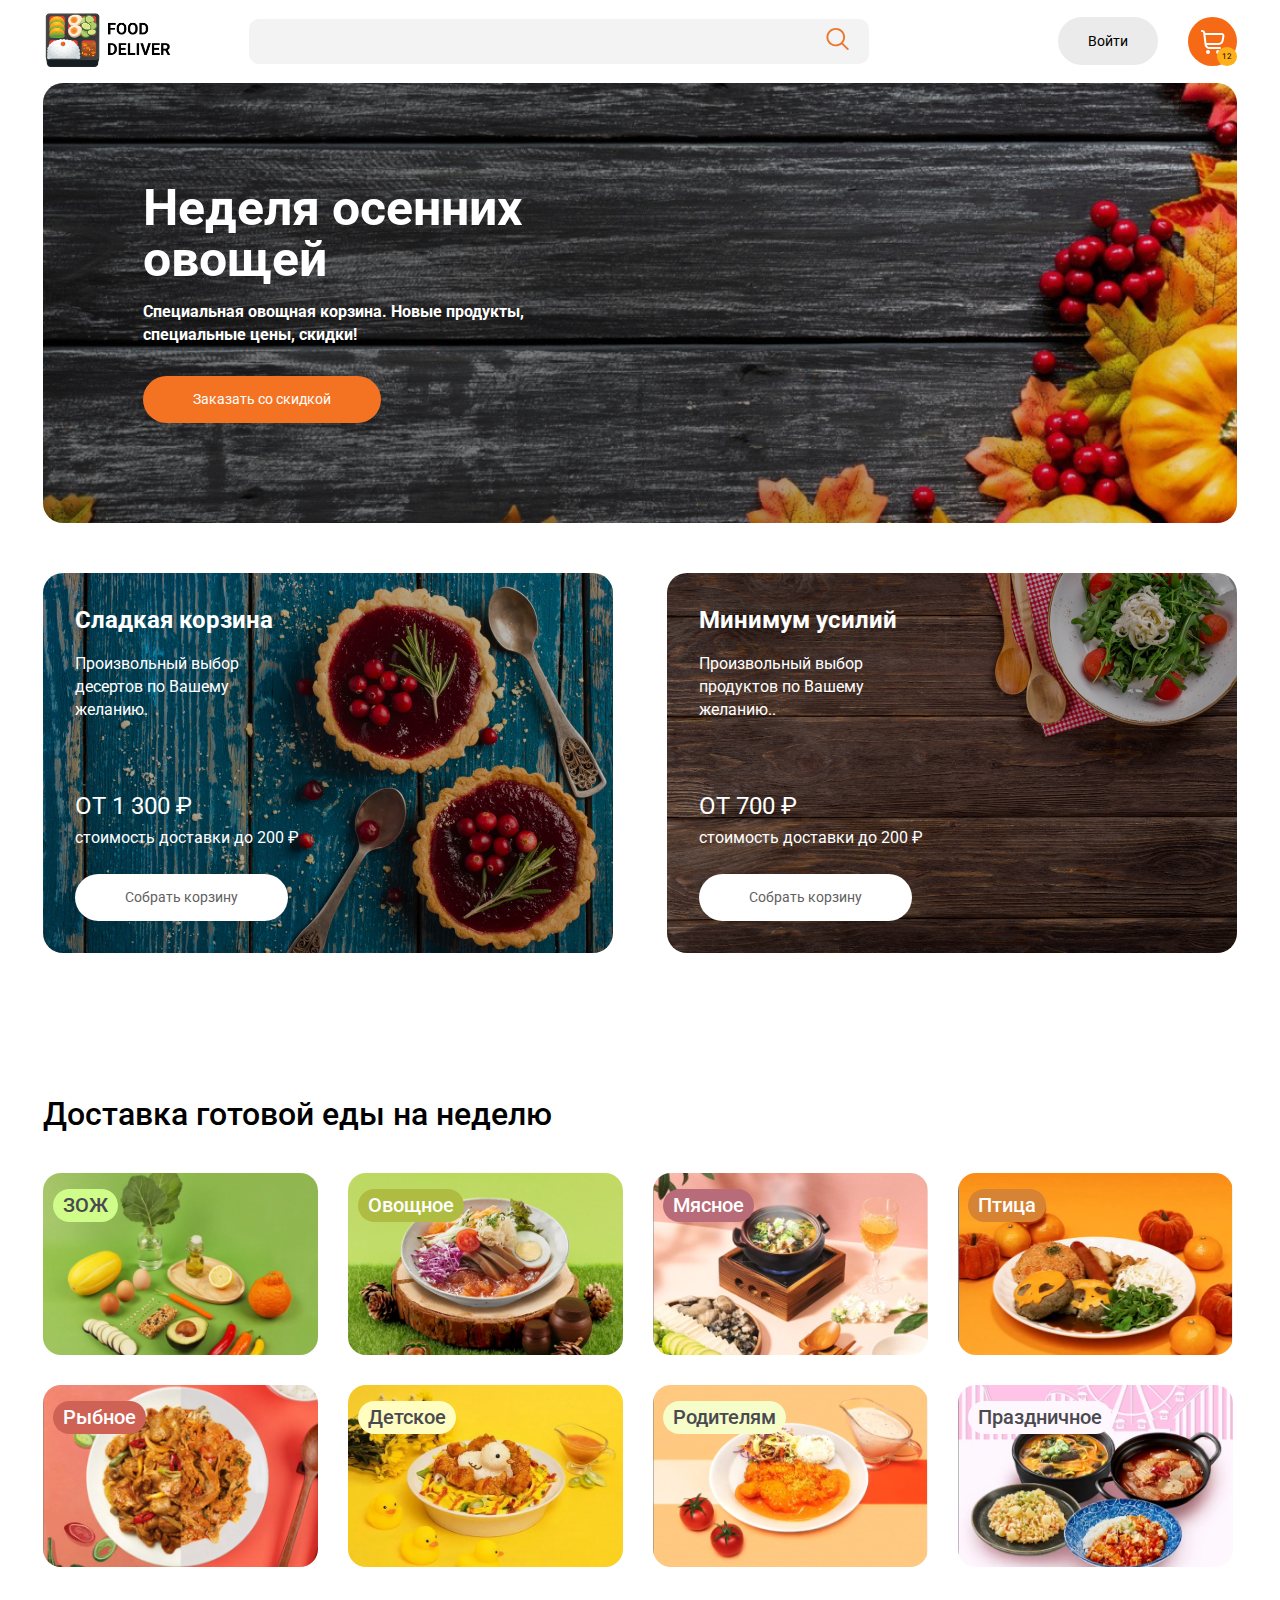
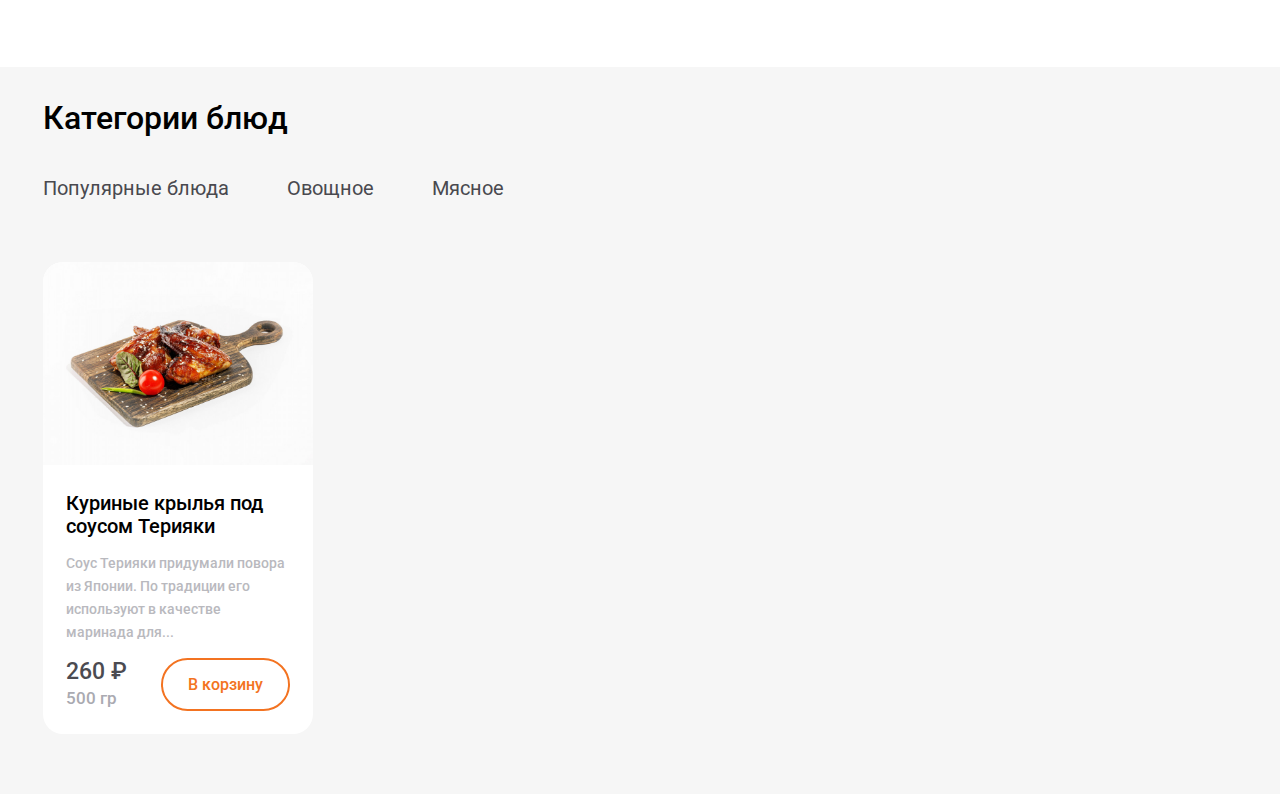
<file: index.html>
<!DOCTYPE html>
<html lang="ru">
<head>
  <meta charset="UTF-8">
  <meta http-equiv="X-UA-Compatible" content="IE=edge">
  <meta name="viewport" content="width=device-width, initial-scale=1.0">
  <title>FoodDelivery</title>
  <link rel="preconnect" href="https://fonts.googleapis.com">
  <link rel="preconnect" href="https://fonts.gstatic.com" crossorigin>
  <link href="https://fonts.googleapis.com/css2?family=Roboto:wght@400;500;700&display=swap" rel="stylesheet">
  <link rel="stylesheet" href="css/normalize.css">
  <link rel="stylesheet" href="css/style.css">
</head>
<body>
  <header class="header container">
    <a href="/" class="logo">
      <img width="128" src="img/logo.png" alt="Logo:FOODDELIVER" class="logo-image" />
    </a>
    <form action="#" class="search-form">
      <input class="search-input" type="search" laceholder="Блюда"/>
      <button class="search-button">
        <img src="img/search-icon.svg" alt="search-icon"  lass="search-icon" />
      </button>
    </form>
    <div class="auth">
      <a href="#" class="login">Войти</a>
    </div>
    <div>
      <a href="#" class="shopping-cart">
        <img src="img/shopping-cart.svg" lt="shopping-cart"/>
        <span class="shopping-counter">12</span>
      </a>
    </div>
  </header>
  <main class="main">
    <div class="slider container">
      <div class="slide slide-text-light slide-autumn">
        <div class="slide-content">
          <h2 class="slide-title">Неделя осенних
            овощей</h2>
          <p class="slide-text">Специальная овощная корзина. Новые продукты, специальные цены, скидки!</p>
          <a href="#" class="button button-primary">Заказать со скидкой</a>
        </div>
      </div>
    </div>
    <div class="container">
      <div class="promo">
        <section class="card card-text-light">
          <img src="/img/sweet-basket.png" alt="Сладкая корзина" class="card-image">
          <div class="card-header">
            <h3 class="card-title">Сладкая корзина</h3>
            <p class="card-text">Произвольный выбор десертов по Вашему желанию.</p>
          </div>
          <div class="card-footer">
            <p class="card-price">ОТ 1 300 ₽</p>
            <span class="card-delivery">стоимость доставки до 200 ₽</span>
            <a href="#" class="button button-default">Собрать корзину</a>
          </div>
        </section>
        <section class="card card-text-light">
          <img src="/img/minimum-effort.png" alt="Минимум усилий" class="card-image">
          <div class="card-header">
            <h3 class="card-title">Минимум усилий</h3>
            <p class="card-text">Произвольный выбор продуктов по Вашему желанию..</p>
          </div>
          <div class="card-footer">
            <p class="card-price">ОТ 700 ₽</p>
            <span class="card-delivery">стоимость доставки до 200 ₽</span>
            <a href="#" class="button button-default">Собрать корзину</a>
          </div>
        </section>
      </div>
    </div>
    <div class="delivery-week container">
      <h2 class="section-title">Доставка готовой еды на неделю</h2>
      <div class="delivery-cards">
        <div class="delivery-card">
          <img src="/img/cards/card-1.png" alt="" class="delivery-image">
          <span class="delivery-tag tag-health">ЗОЖ</span>
        </div>
        <div class="delivery-card">
          <img src="/img/cards/card-2.png" alt="" class="delivery-image">
          <span class="delivery-tag tag-vegetable">Овощное</span>
        </div>
        <div class="delivery-card">
          <img src="/img/cards/card-3.png" alt="" class="delivery-image">
          <span class="delivery-tag tag-meat">Мясное</span>
        </div>
        <div class="delivery-card">
          <img src="/img/cards/card-4.png" alt="" class="delivery-image">
          <span class="delivery-tag tag-poultry">Птица</span>
        </div>
        <div class="delivery-card">
          <img src="/img/cards/card-5.png" alt="" class="delivery-image">
          <span class="delivery-tag tag-fish">Рыбное</span>
        </div>
        <div class="delivery-card">
          <img src="/img/cards/card-6.png" alt="" class="delivery-image">
          <span class="delivery-tag tag-baby">Детское</span>
        </div>
        <div class="delivery-card">
          <img src="/img/cards/card-7.png" alt="" class="delivery-image">
          <span class="delivery-tag tag-parents">Родителям</span>
        </div>
        <div class="delivery-card">
          <img src="/img/cards/card-8.png" alt="" class="delivery-image">
          <span class="delivery-tag tag-festive">Праздничное</span>
        </div>
      </div>
    </div>
    <div class="section-grey category">
      <div class="container">
        <h2 class="section-title">Категории блюд</h2>
        <ul class="tabs">
          <li class="tabs-item active">
            <a href="#" class="tabs-link">Популярные блюда</a>
          </li>
          <li class="tabs-item">
            <a href="#" class="tabs-link">Овощное</a>
          </li>
          <li class="tabs-item">
            <a href="#" class="tabs-link">Мясное</a>
          </li>
        </ul>
        <div class="tabs-content">
          <div class="tabs-card">
            <img src="/img/tabs-image.png" alt="Куриные крылья" class="tabs-image">
            <div class="tabs-card-content">
              <h3 class="tabs-title">Куриные крылья под
                соусом Терияки</h3>
              <p class="tabs-description">Соус Терияки придумали повора из Японии. По традиции его используют в качестве маринада
                для...</p>
              <div class="tabs-info">
                <div class="tabs-good">
                  <span class="tabs-price">260 ₽</span>
                  <span class="tabs-weight">500 гр</span>
                </div>
                <button class="button button-outline">В корзину</button>
            </div>
            </div>
          </div>
        </div>
      </div>
    </div>
  </main>
</body>
</html>
</file>
<file: css/style.css>
* {
  box-sizing: border-box;
}
body {
  font-family: "Roboto", sans-serif;
}
.container {
  max-width: 1194px;
  margin: auto;
}
.header {
  display: flex;
  align-items: center;
  padding: 10px 0;
}
.search-form {
  display: flex;
  margin-left: 78px;
  background: rgba(238, 238, 238, 0.71);
  border-radius: 10px;
  max-width: 620px;
  flex-grow: 1;
  position: relative;
}
.search-input {
  background-color: transparent;
  border: none;
  width: 100%;
  padding: 13px 20px;
}
.search-button {
  display: block;
  background-color: transparent;
  border: none;
  position: absolute;
  right: 0;
  top: 0;
  height: 100%;
  padding-left: 20px;
  padding-right: 20px;
  cursor: pointer;
}
.auth {
  margin-left: auto;
}
.login {
  background: #ebebeb;
  border-radius: 50px;
  padding: 16px 30px;
  text-decoration: none;
  font-size: 14px;
  line-height: 16px;
  color: #000000;
}
.shopping-cart {
  position: relative;
  text-decoration: none;
  width: 49px;
  height: 49px;
  border-radius: 50%;
  background: #f66a15;
  display: flex;
  align-items: center;
  justify-content: center;
  margin-left: 30px;
}
.shopping-counter {
  position: absolute;
  right: 0;
  bottom: 0;
  background: #ffaf19;
  font-size: 8px;
  line-height: 9px;
  color: #000000;
  display: block;
  padding: 5px;
  border-radius: 50%;
}
.slide {
  border-radius: 20px;
  min-height: 400px;
  display: flex;
  align-items: center;
  padding: 100px;
}
.slide-content {
  max-width: 400px;
}
.slide-text-light {
  background-color: grey;
  color: #ffffff;
}
.slide-title {
  margin-top: 0px;
  margin-bottom: 15px;
  font-weight: bold;
  font-size: 50px;
  line-height: 51px;
}
.slide-text {
  margin-top: 0px;
  margin-bottom: 30px;
  font-weight: bold;
  font-size: 16px;
  line-height: 23px;
}
.button {
  border-radius: 25px;
  padding: 12px 50px;
  display: inline-block;
  text-decoration: none;
  font-weight: medium;
  font-size: 14px;
  line-height: 23px;
}
.button-primary {
  background-color: #f47322;
  color: #fff;
}
.button-default {
  background-color: #fff;
  color: #5f5f61;
}
.slide-autumn {
  background-image: url(../img/autumn.png);
  background-repeat: no-repeat;
  background-size: cover;
}
.promo {
  padding-top: 50px;
  padding-bottom: 50px;
  display: flex;
  justify-content: space-between;
  margin: -20px;
}
.card {
  position: relative;
  display: flex;
  flex-direction: column;
  justify-content: space-between;
  flex: 50%;
  border-radius: 20px;
  overflow: hidden;
  margin: 20px;
  padding: 32px;
  max-width: 570px;
  min-height: 380px;
}
.card-image {
  position: absolute;
  left: 0;
  top: 0;
  width: 100%;
  height: 100%;
  z-index: -1;
  object-fit: cover;
}
.card-text-light {
  color: #fff;
}
.card-title {
  font-weight: medium;
  font-size: 24px;
  line-height: 23px;
  margin-top: 4px;
  margin-bottom: 20px;
}
.card-text {
  font-weight: medium;
  font-size: 16px;
  line-height: 23px;
  max-width: 200px;
}
.card-price {
  display: block;
  font-weight: medium;
  font-size: 24px;
  line-height: 23px;
  margin-bottom: 8px;
}
.card-delivery {
  display: block;
  font-weight: medium;
  font-size: 16px;
  line-height: 23px;
  margin-bottom: 25px;
}
.delivery-week {
  padding: 100px 0;
}
.section-title {
  font-weight: 500;
  font-size: 32px;
  line-height: 23px;
  margin-top: 0px;
  margin-bottom: 47px;
}
.delivery-cards {
  display: flex;
  flex-wrap: wrap;
  margin: -15px;
}
.delivery-card {
  position: relative;
  width: 275px;
  height: 182px;
  border-radius: 18px;
  overflow: hidden;
  margin: 15px;
}
.delivery-image {
  width: 100%;
  height: 100%;
  object-fit: cover;
}
.delivery-tag {
  position: absolute;
  left: 10px;
  top: 16px;
  padding: 5px 10px;
  border-radius: 30px;
  font-weight: 500;
  font-size: 20px;
  line-height: 23px;
}
.tag-health {
  background-color: #d0fd89;
  color: #49494f;
}
.tag-vegetable {
  background-color: #aebc41;
  color: #fff;
}
.tag-meat {
  background-color: #b86b78;
  color: #fff;
}
.tag-poultry {
  background-color: #d68334;
  color: #fff;
}
.tag-fish {
  background-color: #cd6255;
  color: #fff;
}
.tag-baby {
  background-color: #fffdbf;
  color: #49494f;
}
.tag-parents {
  background-color: #f6fdc8;
  color: #49494f;
}
.tag-festive {
  background-color: #fef7fe;
  color: #49494f;
}
.section-grey {
  background-color: #f6f6f6;
}
.category {
  padding-top: 40px;
  padding-bottom: 60px;
}
.tabs {
  display: flex;
  margin: 0;
  margin-bottom: 62px;
  padding: 0;
  list-style-type: none;
}
.tabs-link {
  font-size: 20px;
  line-height: 23px;
  text-decoration: none;
  color: #49494f;
  margin-right: 58px;
}
.tabs-card {
  max-width: 270px;
  border-radius: 20px;
  overflow: hidden;
  background-color: #fff;
}
.tabs-image {
  max-width: 100%;
}
.tabs-card-content {
  padding: 23px;
}
.tabs-title {
  margin-top: 0px;
  margin-bottom: 13px;
  font-weight: 500;
  font-size: 20px;
  line-height: 23px;
}
.tabs-description {
  font-weight: 500;
  font-size: 14px;
  line-height: 23px;
  color: #b9b9be;
}
.tabs-price {
  font-weight: 500;
  font-size: 23px;
  line-height: 23px;
  color: #4b4b51;
  display: block;
  margin-bottom: 5px;
}
.tabs-weight {
  font-weight: 500;
  font-size: 17px;
  line-height: 20px;
  color: #aaaab1;
}
.tabs-info {
  display: flex;
  align-items: center;
  justify-content: space-between;
}
.button-outline {
  padding: 15px 25px;
  color: #f37321;
  font-weight: 500;
  font-size: 16px;
  line-height: 19px;
  background-color: transparent;
  border: 2px solid #f37321;
  box-sizing: border-box;
  border-radius: 33px;
}
</file>
